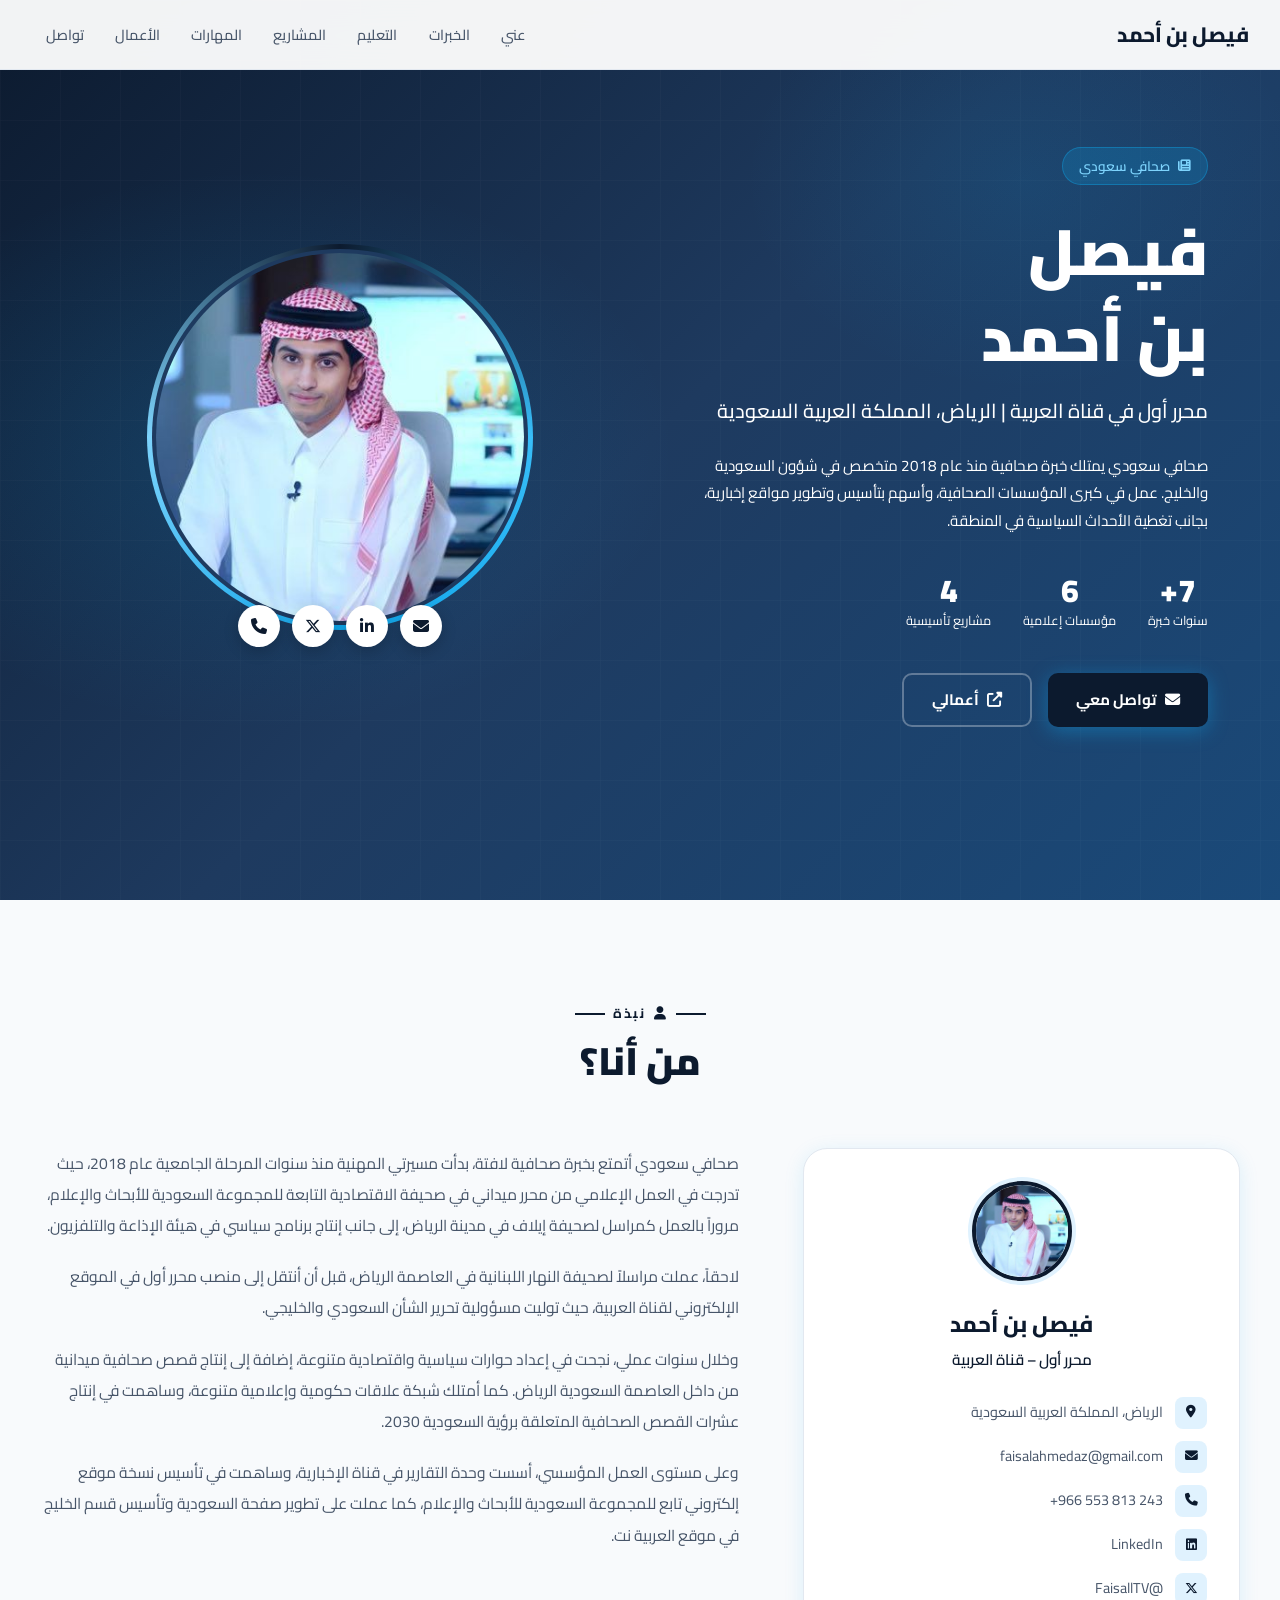
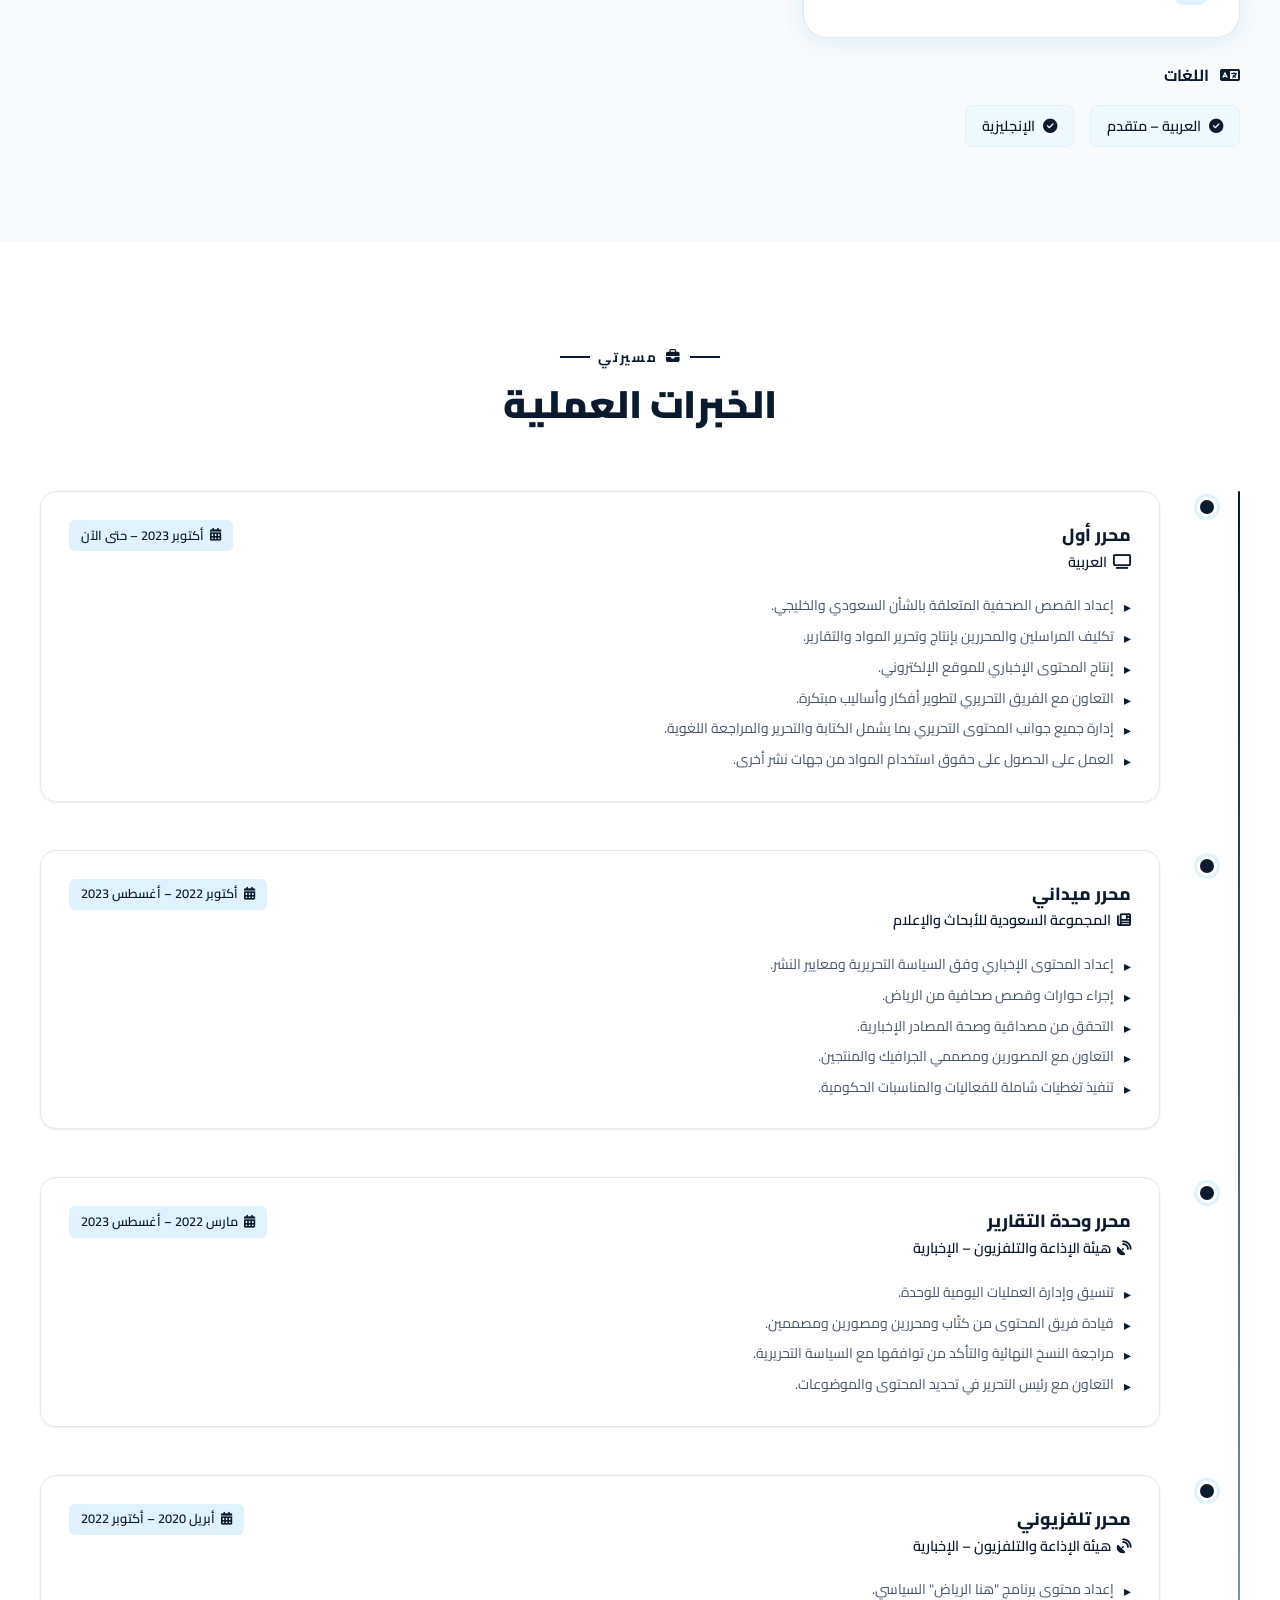
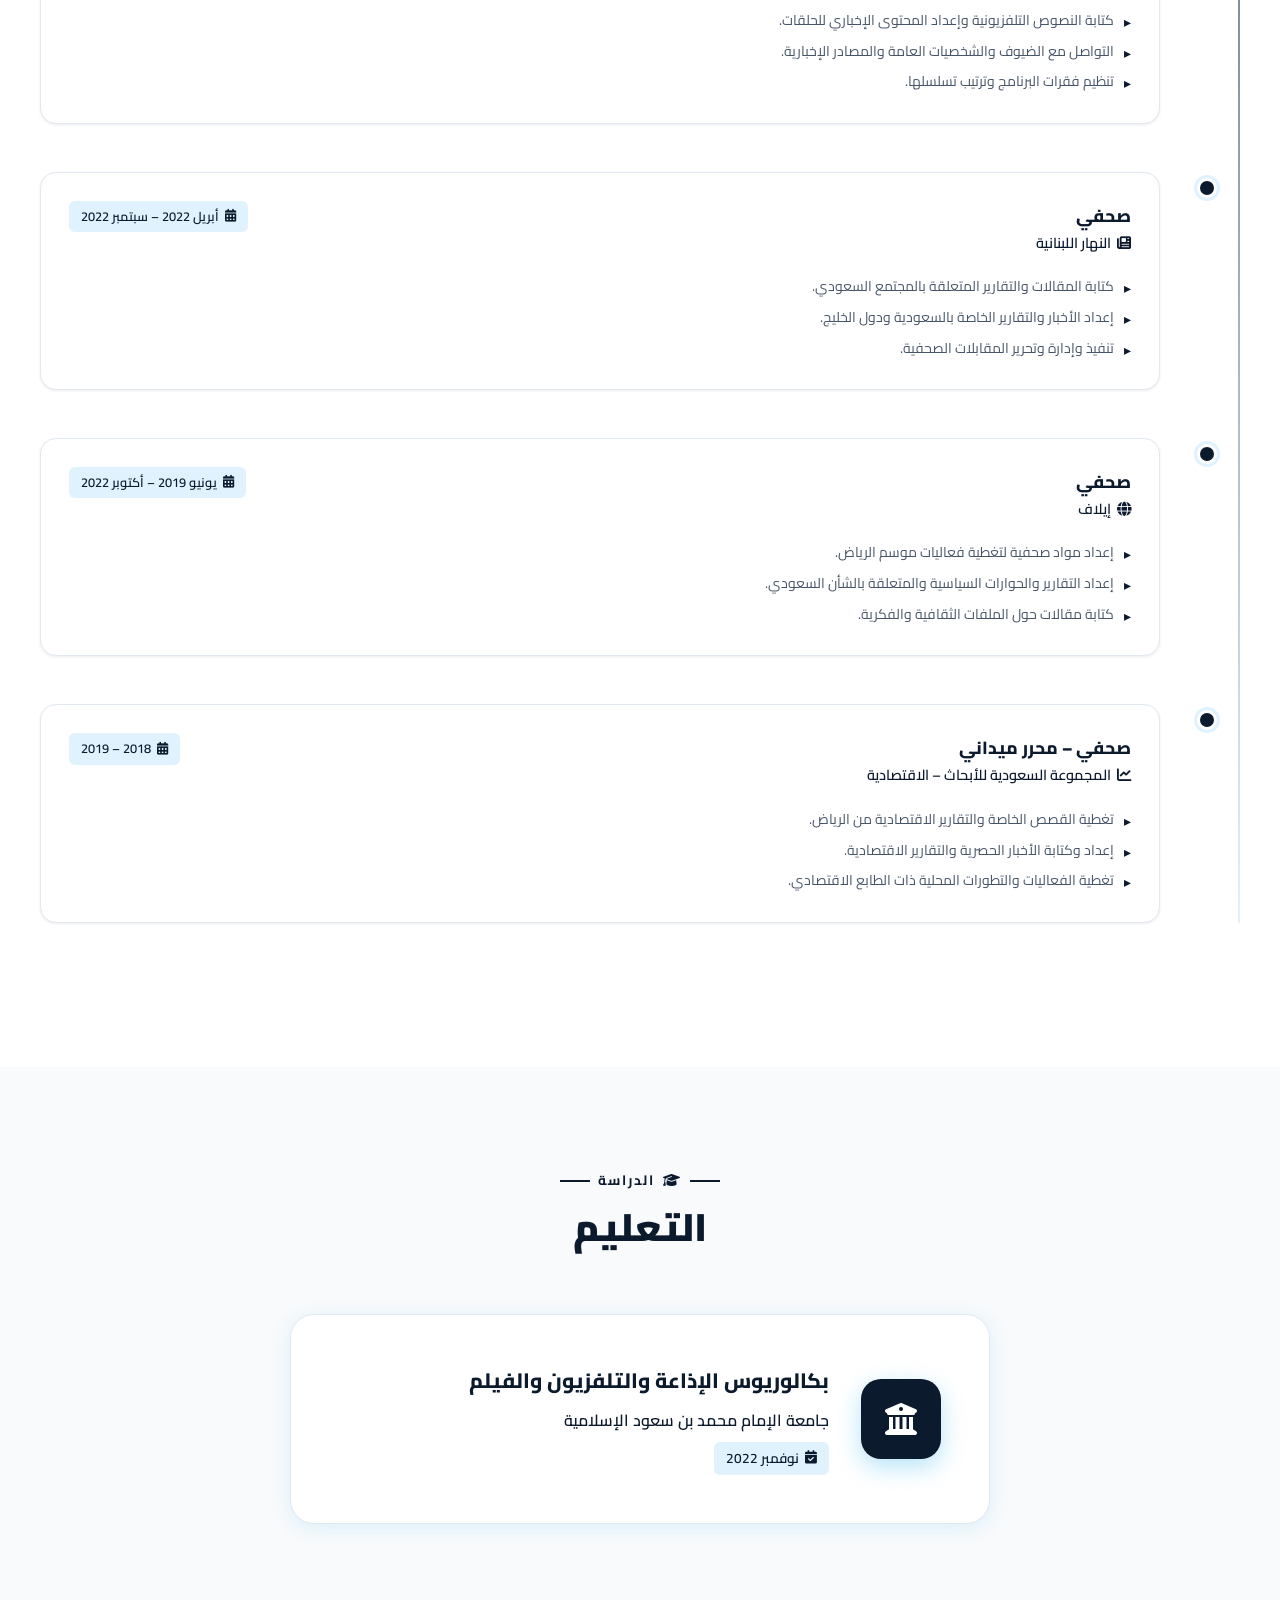
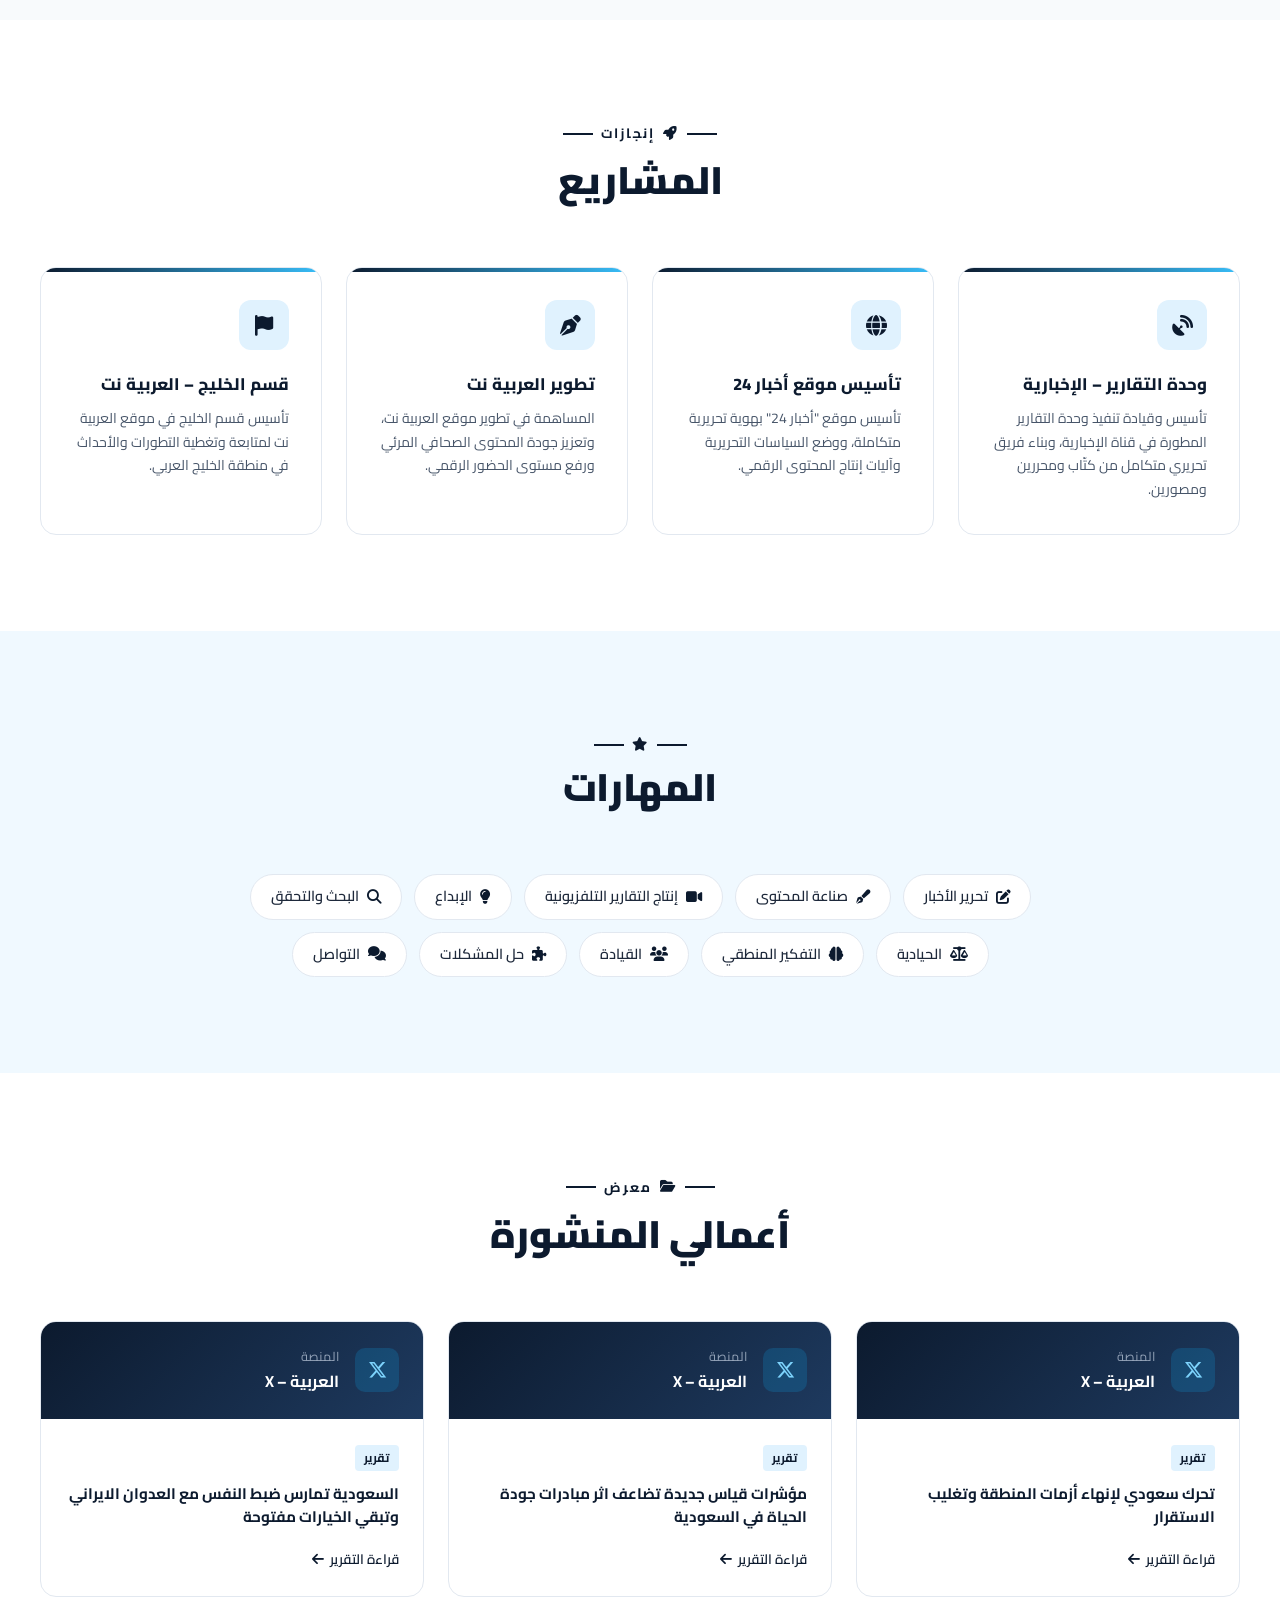
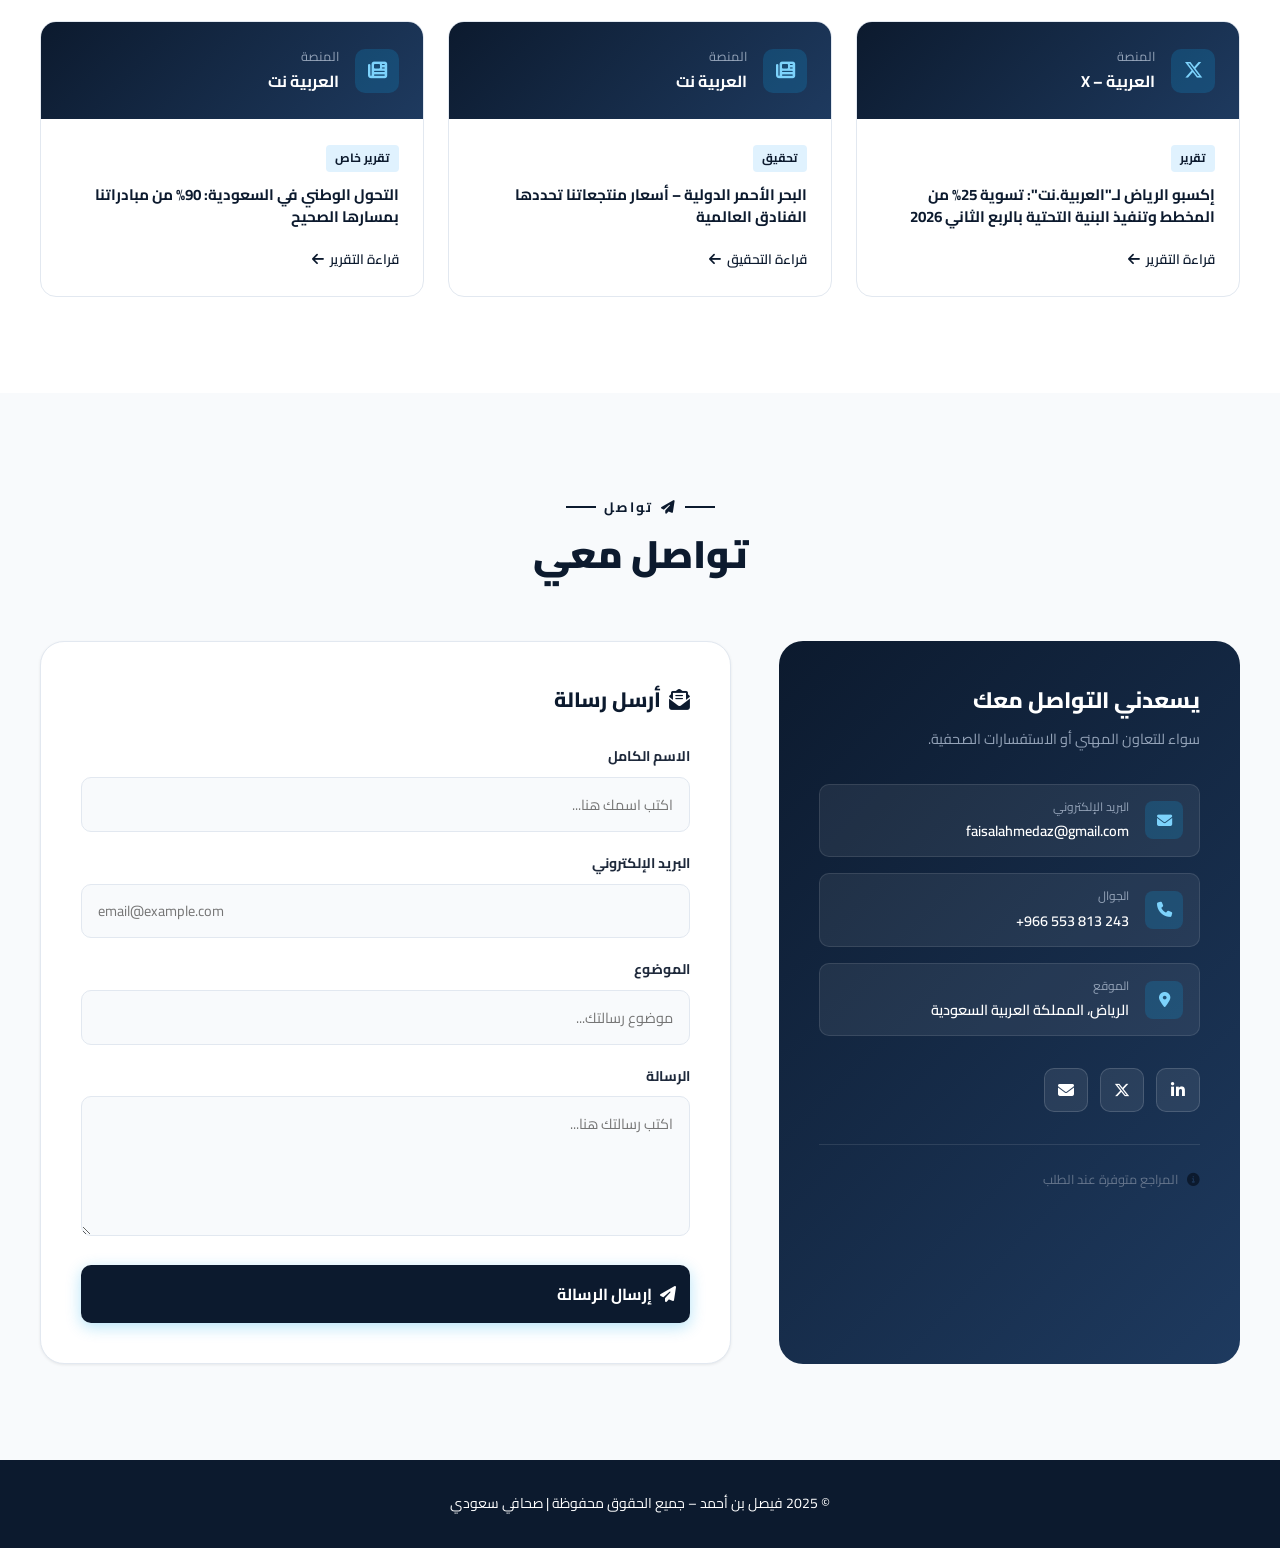
<file: index.html>
<!DOCTYPE html>
<html lang="ar" dir="rtl">
<head>
<meta charset="UTF-8">
<meta name="viewport" content="width=device-width, initial-scale=1.0">
<meta name="description" content="فيصل بن أحمد - صحافي سعودي محترف، محرر أول في قناة العربية، خبرة إعلامية واسعة منذ 2018">
<meta name="keywords" content="فيصل بن أحمد, صحافي سعودي, العربية, الإخبارية, إعلام, صحافة">
<meta name="author" content="فيصل بن أحمد">
<meta property="og:title" content="فيصل بن أحمد | صحافي سعودي">
<meta property="og:description" content="صحافي سعودي بخبرة تمتد منذ 2018 في كبرى المؤسسات الإعلامية">
<meta property="og:type" content="website">
<title>فيصل بن أحمد | صحافي سعودي</title>
<link rel="preconnect" href="https://fonts.googleapis.com">
<link rel="preconnect" href="https://fonts.gstatic.com" crossorigin>
<link href="https://fonts.googleapis.com/css2?family=Cairo:wght@300;400;500;600;700;800;900&display=swap" rel="stylesheet">
<link rel="stylesheet" href="https://cdnjs.cloudflare.com/ajax/libs/font-awesome/6.5.0/css/all.min.css">
<link rel="stylesheet" href="style.css">
</head>
<body>

<!-- NAVBAR -->
<nav id="navbar">
  <a href="#hero" class="nav-logo">فيصل <span>بن أحمد</span></a>
  <ul class="nav-links" id="navLinks">
    <li><a href="#about">عني</a></li>
    <li><a href="#experience">الخبرات</a></li>
    <li><a href="#education">التعليم</a></li>
    <li><a href="#projects">المشاريع</a></li>
    <li><a href="#skills">المهارات</a></li>
    <li><a href="#works">الأعمال</a></li>
    <li><a href="#contact">تواصل</a></li>
  </ul>
  <button class="hamburger" id="hamburger" aria-label="القائمة">
    <span></span><span></span><span></span>
  </button>
</nav>

<!-- HERO -->
<section id="hero" class="hero">
  <div class="hero-grid"></div>
  <div class="hero-container">
    <div class="hero-content">
      <div class="hero-badge">
        <i class="fas fa-newspaper"></i>
        صحافي سعودي
      </div>
      <h1 class="hero-name">فيصل<br><span>بن أحمد</span></h1>
      <p class="hero-title">محرر أول في قناة العربية | الرياض، المملكة العربية السعودية</p>
<p class="hero-desc">صحافي سعودي يمتلك خبرة صحافية منذ عام 2018 متخصص في شؤون السعودية والخليج. عمل في كبرى المؤسسات الصحافية، وأسهم بتأسيس وتطوير مواقع إخبارية، بجانب تغطية الأحداث السياسية في المنطقة.</p>      <div class="hero-stats">
        <div class="stat">
          <span class="stat-num">7+</span>
          <span class="stat-label">سنوات خبرة</span>
        </div>
        <div class="stat">
          <span class="stat-num">6</span>
          <span class="stat-label">مؤسسات إعلامية</span>
        </div>
        <div class="stat">
          <span class="stat-num">4</span>
          <span class="stat-label">مشاريع تأسيسية</span>
        </div>
      </div>
      <div class="hero-actions">
        <a href="#contact" class="btn btn-primary"><i class="fas fa-envelope"></i> تواصل معي</a>
        <a href="#works" class="btn btn-outline"><i class="fas fa-external-link-alt"></i> أعمالي</a>
      </div>
    </div>
    <div class="hero-image-wrap">
      <div class="profile-ring">
        <div class="profile-img-container">
          <img src="[data-uri]" alt="فيصل بن أحمد" class="profile-img">
        </div>
        <div class="hero-social">
          <a href="mailto:faisalahmedaz@gmail.com" title="البريد الإلكتروني"><i class="fas fa-envelope"></i></a>
          <a href="https://www.linkedin.com/in/faisal-bin-ahmed-29a8271a5/" target="_blank" title="لينكدإن"><i class="fab fa-linkedin-in"></i></a>
          <a href="https://x.com/FaisallTV" target="_blank" title="X / تويتر"><i class="fab fa-x-twitter"></i></a>
          <a href="tel:+966553813243" title="الهاتف"><i class="fas fa-phone"></i></a>
        </div>
      </div>
    </div>
  </div>
</section>

<!-- ABOUT -->
<section id="about" class="about-section">
  <div class="container">
    <div class="section-header">
      <div class="section-label"><i class="fas fa-user"></i> نبذة</div>
      <h2 class="section-title">من أنا؟</h2>
    </div>
    <div class="about-grid">
      <div>
        <div class="about-card">
          <div class="about-avatar">
            <img src="[data-uri]" alt="فيصل بن أحمد">
          </div>
          <div class="about-info">
            <div class="about-name">فيصل بن أحمد</div>
            <div class="about-role">محرر أول – قناة العربية</div>
          </div>
          <div class="contact-items">
            <div class="contact-item">
              <i class="fas fa-map-marker-alt"></i>
              <span>الرياض، المملكة العربية السعودية</span>
            </div>
            <div class="contact-item">
              <i class="fas fa-envelope"></i>
              <a href="mailto:faisalahmedaz@gmail.com">faisalahmedaz@gmail.com</a>
            </div>
            <div class="contact-item">
              <i class="fas fa-phone"></i>
              <a href="tel:+966553813243" dir="ltr">+966 553 813 243</a>
            </div>
            <div class="contact-item">
              <i class="fab fa-linkedin"></i>
              <a href="https://www.linkedin.com/in/faisal-bin-ahmed-29a8271a5/" target="_blank">LinkedIn</a>
            </div>
            <div class="contact-item">
              <i class="fab fa-x-twitter"></i>
              <a href="https://x.com/FaisallTV" target="_blank">@FaisallTV</a>
            </div>
          </div>
        </div>
        <div style="margin-top:1.5rem;">
          <div class="lang-title"><i class="fas fa-language" style="color:var(--sky);margin-left:0.5rem;"></i> اللغات</div>
          <div class="lang-items">
            <div class="lang-badge"><i class="fas fa-check-circle"></i> العربية – متقدم</div>
            <div class="lang-badge"><i class="fas fa-check-circle"></i> الإنجليزية</div>
          </div>
        </div>
      </div>
      <div class="about-text">
        <p>صحافي سعودي أتمتع بخبرة صحافية لافتة، بدأت مسيرتي المهنية منذ سنوات المرحلة الجامعية عام 2018، حيث تدرجت في العمل الإعلامي من محرر ميداني في صحيفة الاقتصادية التابعة للمجموعة السعودية للأبحاث والإعلام، مروراً بالعمل كمراسل لصحيفة إيلاف في مدينة الرياض، إلى جانب إنتاج برنامج سياسي في هيئة الإذاعة والتلفزيون.</p>
        <p>لاحقاً، عملت مراسلاً لصحيفة النهار اللبنانية في العاصمة الرياض، قبل أن أنتقل إلى منصب محرر أول في الموقع الإلكتروني لقناة العربية، حيث توليت مسؤولية تحرير الشأن السعودي والخليجي.</p>
        <p>وخلال سنوات عملي، نجحت في إعداد حوارات سياسية واقتصادية متنوعة، إضافة إلى إنتاج قصص صحافية ميدانية من داخل العاصمة السعودية الرياض. كما أمتلك شبكة علاقات حكومية وإعلامية متنوعة، وساهمت في إنتاج عشرات القصص الصحافية المتعلقة برؤية السعودية 2030.</p>
        <p>وعلى مستوى العمل المؤسسي، أسست وحدة التقارير في قناة الإخبارية، وساهمت في تأسيس نسخة موقع إلكتروني تابع للمجموعة السعودية للأبحاث والإعلام، كما عملت على تطوير صفحة السعودية وتأسيس قسم الخليج في موقع العربية نت.</p>
      </div>
    </div>
  </div>
</section>

<!-- EXPERIENCE -->
<section id="experience" class="exp-section">
  <div class="container">
    <div class="section-header">
      <div class="section-label"><i class="fas fa-briefcase"></i> مسيرتي</div>
      <h2 class="section-title">الخبرات العملية</h2>
    </div>
    <div class="timeline">

      <div class="timeline-item">
        <div class="timeline-dot"></div>
        <div class="timeline-card">
          <div class="timeline-header">
            <div>
              <div class="tl-role">محرر أول</div>
              <div class="tl-company"><i class="fas fa-tv" style="margin-left:0.4rem;"></i>العربية</div>
            </div>
            <div class="tl-date"><i class="fas fa-calendar-alt"></i>أكتوبر 2023 – حتى الآن</div>
          </div>
          <ul class="tl-duties">
            <li>إعداد القصص الصحفية المتعلقة بالشأن السعودي والخليجي.</li>
            <li>تكليف المراسلين والمحررين بإنتاج وتحرير المواد والتقارير.</li>
            <li>إنتاج المحتوى الإخباري للموقع الإلكتروني.</li>
            <li>التعاون مع الفريق التحريري لتطوير أفكار وأساليب مبتكرة.</li>
            <li>إدارة جميع جوانب المحتوى التحريري بما يشمل الكتابة والتحرير والمراجعة اللغوية.</li>
            <li>العمل على الحصول على حقوق استخدام المواد من جهات نشر أخرى.</li>
          </ul>
        </div>
      </div>

      <div class="timeline-item">
        <div class="timeline-dot"></div>
        <div class="timeline-card">
          <div class="timeline-header">
            <div>
              <div class="tl-role">محرر ميداني</div>
              <div class="tl-company"><i class="fas fa-newspaper" style="margin-left:0.4rem;"></i>المجموعة السعودية للأبحاث والإعلام</div>
            </div>
            <div class="tl-date"><i class="fas fa-calendar-alt"></i>أكتوبر 2022 – أغسطس 2023</div>
          </div>
          <ul class="tl-duties">
            <li>إعداد المحتوى الإخباري وفق السياسة التحريرية ومعايير النشر.</li>
            <li>إجراء حوارات وقصص صحافية من الرياض.</li>
            <li>التحقق من مصداقية وصحة المصادر الإخبارية.</li>
            <li>التعاون مع المصورين ومصممي الجرافيك والمنتجين.</li>
            <li>تنفيذ تغطيات شاملة للفعاليات والمناسبات الحكومية.</li>
          </ul>
        </div>
      </div>

      <div class="timeline-item">
        <div class="timeline-dot"></div>
        <div class="timeline-card">
          <div class="timeline-header">
            <div>
              <div class="tl-role">محرر وحدة التقارير</div>
              <div class="tl-company"><i class="fas fa-satellite-dish" style="margin-left:0.4rem;"></i>هيئة الإذاعة والتلفزيون – الإخبارية</div>
            </div>
            <div class="tl-date"><i class="fas fa-calendar-alt"></i>مارس 2022 – أغسطس 2023</div>
          </div>
          <ul class="tl-duties">
            <li>تنسيق وإدارة العمليات اليومية للوحدة.</li>
            <li>قيادة فريق المحتوى من كتّاب ومحررين ومصورين ومصممين.</li>
            <li>مراجعة النسخ النهائية والتأكد من توافقها مع السياسة التحريرية.</li>
            <li>التعاون مع رئيس التحرير في تحديد المحتوى والموضوعات.</li>
          </ul>
        </div>
      </div>

      <div class="timeline-item">
        <div class="timeline-dot"></div>
        <div class="timeline-card">
          <div class="timeline-header">
            <div>
              <div class="tl-role">محرر تلفزيوني</div>
              <div class="tl-company"><i class="fas fa-satellite-dish" style="margin-left:0.4rem;"></i>هيئة الإذاعة والتلفزيون – الإخبارية</div>
            </div>
            <div class="tl-date"><i class="fas fa-calendar-alt"></i>أبريل 2020 – أكتوبر 2022</div>
          </div>
          <ul class="tl-duties">
            <li>إعداد محتوى برنامج "هنا الرياض" السياسي.</li>
            <li>كتابة النصوص التلفزيونية وإعداد المحتوى الإخباري للحلقات.</li>
            <li>التواصل مع الضيوف والشخصيات العامة والمصادر الإخبارية.</li>
            <li>تنظيم فقرات البرنامج وترتيب تسلسلها.</li>
          </ul>
        </div>
      </div>

      <div class="timeline-item">
        <div class="timeline-dot"></div>
        <div class="timeline-card">
          <div class="timeline-header">
            <div>
              <div class="tl-role">صحفي</div>
              <div class="tl-company"><i class="fas fa-newspaper" style="margin-left:0.4rem;"></i>النهار اللبنانية</div>
            </div>
            <div class="tl-date"><i class="fas fa-calendar-alt"></i>أبريل 2022 – سبتمبر 2022</div>
          </div>
          <ul class="tl-duties">
            <li>كتابة المقالات والتقارير المتعلقة بالمجتمع السعودي.</li>
            <li>إعداد الأخبار والتقارير الخاصة بالسعودية ودول الخليج.</li>
            <li>تنفيذ وإدارة وتحرير المقابلات الصحفية.</li>
          </ul>
        </div>
      </div>

      <div class="timeline-item">
        <div class="timeline-dot"></div>
        <div class="timeline-card">
          <div class="timeline-header">
            <div>
              <div class="tl-role">صحفي</div>
              <div class="tl-company"><i class="fas fa-globe" style="margin-left:0.4rem;"></i>إيلاف</div>
            </div>
            <div class="tl-date"><i class="fas fa-calendar-alt"></i>يونيو 2019 – أكتوبر 2022</div>
          </div>
          <ul class="tl-duties">
            <li>إعداد مواد صحفية لتغطية فعاليات موسم الرياض.</li>
            <li>إعداد التقارير والحوارات السياسية والمتعلقة بالشأن السعودي.</li>
            <li>كتابة مقالات حول الملفات الثقافية والفكرية.</li>
          </ul>
        </div>
      </div>

      <div class="timeline-item">
        <div class="timeline-dot"></div>
        <div class="timeline-card">
          <div class="timeline-header">
            <div>
              <div class="tl-role">صحفي – محرر ميداني</div>
              <div class="tl-company"><i class="fas fa-chart-line" style="margin-left:0.4rem;"></i>المجموعة السعودية للأبحاث – الاقتصادية</div>
            </div>
            <div class="tl-date"><i class="fas fa-calendar-alt"></i>2018 – 2019</div>
          </div>
          <ul class="tl-duties">
            <li>تغطية القصص الخاصة والتقارير الاقتصادية من الرياض.</li>
            <li>إعداد وكتابة الأخبار الحصرية والتقارير الاقتصادية.</li>
            <li>تغطية الفعاليات والتطورات المحلية ذات الطابع الاقتصادي.</li>
          </ul>
        </div>
      </div>

    </div>
  </div>
</section>

<!-- EDUCATION -->
<section id="education" class="edu-section">
  <div class="container">
    <div class="section-header">
      <div class="section-label"><i class="fas fa-graduation-cap"></i> الدراسة</div>
      <h2 class="section-title">التعليم</h2>
    </div>
    <div class="edu-card">
      <div class="edu-icon"><i class="fas fa-university"></i></div>
      <div>
        <div class="edu-degree">بكالوريوس الإذاعة والتلفزيون والفيلم</div>
        <div class="edu-uni">جامعة الإمام محمد بن سعود الإسلامية</div>
        <div class="edu-year"><i class="fas fa-calendar-check"></i>نوفمبر 2022</div>
      </div>
    </div>
  </div>
</section>

<!-- PROJECTS -->
<section id="projects" class="proj-section">
  <div class="container">
    <div class="section-header">
      <div class="section-label"><i class="fas fa-rocket"></i> إنجازات</div>
      <h2 class="section-title">المشاريع</h2>
    </div>
    <div class="projects-grid">
      <div class="project-card">
        <div class="proj-icon"><i class="fas fa-satellite-dish"></i></div>
        <div class="proj-title">وحدة التقارير – الإخبارية</div>
        <div class="proj-desc">تأسيس وقيادة تنفيذ وحدة التقارير المطورة في قناة الإخبارية، وبناء فريق تحريري متكامل من كتّاب ومحررين ومصورين.</div>
      </div>
      <div class="project-card">
        <div class="proj-icon"><i class="fas fa-globe"></i></div>
        <div class="proj-title">تأسيس موقع أخبار 24</div>
        <div class="proj-desc">تأسيس موقع "أخبار 24" بهوية تحريرية متكاملة، ووضع السياسات التحريرية وآليات إنتاج المحتوى الرقمي.</div>
      </div>
      <div class="project-card">
        <div class="proj-icon"><i class="fas fa-pen-nib"></i></div>
        <div class="proj-title">تطوير العربية نت</div>
        <div class="proj-desc">المساهمة في تطوير موقع العربية نت، وتعزيز جودة المحتوى الصحافي المرئي ورفع مستوى الحضور الرقمي.</div>
      </div>
      <div class="project-card">
        <div class="proj-icon"><i class="fas fa-flag"></i></div>
        <div class="proj-title">قسم الخليج – العربية نت</div>
        <div class="proj-desc">تأسيس قسم الخليج في موقع العربية نت لمتابعة وتغطية التطورات والأحداث في منطقة الخليج العربي.</div>
      </div>
    </div>
  </div>
</section>

<!-- SKILLS -->
<section id="skills" class="skills-section">
  <div class="container">
    <div class="section-header">
      <div class="section-label"><i class="fas fa-star"></i></div>
      <h2 class="section-title">المهارات</h2>
    </div>
    <div class="skills-cloud">
      <div class="skill-tag"><i class="fas fa-edit"></i>تحرير الأخبار</div>
      <div class="skill-tag"><i class="fas fa-pen-fancy"></i>صناعة المحتوى</div>
      <div class="skill-tag"><i class="fas fa-video"></i>إنتاج التقارير التلفزيونية</div>
      <div class="skill-tag"><i class="fas fa-lightbulb"></i>الإبداع</div>
      <div class="skill-tag"><i class="fas fa-search"></i>البحث والتحقق</div>
      <div class="skill-tag"><i class="fas fa-balance-scale"></i>الحيادية</div>
      <div class="skill-tag"><i class="fas fa-brain"></i>التفكير المنطقي</div>
      <div class="skill-tag"><i class="fas fa-users"></i>القيادة</div>
      <div class="skill-tag"><i class="fas fa-puzzle-piece"></i>حل المشكلات</div>
      <div class="skill-tag"><i class="fas fa-comments"></i>التواصل</div>
    </div>
  </div>
</section>

<!-- WORKS -->
<section id="works" class="works-section">
  <div class="container">
    <div class="section-header">
      <div class="section-label"><i class="fas fa-folder-open"></i> معرض</div>
      <h2 class="section-title">أعمالي المنشورة</h2>
    </div>
    <div class="works-grid">
      <a href="https://x.com/alarabiya_ksa/status/2051384306153529472?s=48" target="_blank" class="work-card">
        <div class="work-header">
          <div class="work-logo"><i class="fab fa-x-twitter"></i></div>
          <div>
            <div class="work-source">المنصة</div>
            <div class="work-source-name">العربية – X</div>
          </div>
        </div>
        <div class="work-body">
          <div class="work-type">تقرير</div>
          <div class="work-title">تحرك سعودي لإنهاء أزمات المنطقة وتغليب الاستقرار</div>
          <div class="work-link">قراءة التقرير <i class="fas fa-arrow-left"></i></div>
        </div>
      </a>
      <a href="https://x.com/alarabiya_ksa/status/2051650718663102929?s=48" target="_blank" class="work-card">
        <div class="work-header">
          <div class="work-logo"><i class="fab fa-x-twitter"></i></div>
          <div>
            <div class="work-source">المنصة</div>
            <div class="work-source-name">العربية – X</div>
          </div>
        </div>
        <div class="work-body">
          <div class="work-type">تقرير</div>
          <div class="work-title">مؤشرات قياس جديدة تضاعف اثر مبادرات جودة الحياة في السعودية</div>
          <div class="work-link">قراءة التقرير <i class="fas fa-arrow-left"></i></div>
        </div>
      </a>
      <a href="https://x.com/alarabiya_ksa/status/2040819816617955660?s=48" target="_blank" class="work-card">
        <div class="work-header">
          <div class="work-logo"><i class="fab fa-x-twitter"></i></div>
          <div>
            <div class="work-source">المنصة</div>
            <div class="work-source-name">العربية – X</div>
          </div>
        </div>
        <div class="work-body">
          <div class="work-type">تقرير</div>
          <div class="work-title">السعودية تمارس ضبط النفس مع العدوان الايراني وتبقي الخيارات مفتوحة</div>
          <div class="work-link">قراءة التقرير <i class="fas fa-arrow-left"></i></div>
        </div>
      </a>
      <a href="https://x.com/alarabiya_ksa/status/2019814509297164312?s=48" target="_blank" class="work-card">
        <div class="work-header">
          <div class="work-logo"><i class="fab fa-x-twitter"></i></div>
          <div>
            <div class="work-source">المنصة</div>
            <div class="work-source-name">العربية – X</div>
          </div>
        </div>
        <div class="work-body">
          <div class="work-type">تقرير</div>
          <div class="work-title">إكسبو الرياض لـ"العربية.نت": تسوية 25% من المخطط وتنفيذ البنية التحتية بالربع الثاني 2026</div>
          <div class="work-link">قراءة التقرير <i class="fas fa-arrow-left"></i></div>
        </div>
      </a>
      <a href="https://www.alarabiya.net/saudi-today/2024/06/24/-%D8%A7%D9%84%D8%A8%D8%AD%D8%B1-%D8%A7%D9%84%D8%A3%D8%AD%D9%85%D8%B1-%D8%A7%D9%84%D8%AF%D9%88%D9%84%D9%8A%D8%A9-%D9%84%D9%80-%D8%A7%D9%84%D8%B9%D8%B1%D8%A8%D9%8A%D8%A9-%D9%86%D8%AA-%D8%A3%D8%B3%D8%B9%D8%A7%D8%B1-%D9%85%D9%86%D8%AA%D8%AC%D8%B9%D8%A7%D8%AA%D9%86%D8%A7-%D8%AA%D8%AD%D8%AF%D8%AF%D9%87%D8%A7-%D8%A7%D9%84%D9%81%D9%86%D8%A7%D8%AF%D9%82-%D8%A7%D9%84%D8%B9%D8%A7%D9%84%D9%85%D9%8A%D8%A9" target="_blank" class="work-card">
        <div class="work-header">
          <div class="work-logo"><i class="fas fa-newspaper"></i></div>
          <div>
            <div class="work-source">المنصة</div>
            <div class="work-source-name">العربية نت</div>
          </div>
        </div>
        <div class="work-body">
          <div class="work-type">تحقيق</div>
          <div class="work-title">البحر الأحمر الدولية – أسعار منتجعاتنا تحددها الفنادق العالمية</div>
          <div class="work-link">قراءة التحقيق <i class="fas fa-arrow-left"></i></div>
        </div>
      </a>
      <a href="https://www.alarabiya.net/saudi-today/2025/08/21/%D8%A7%D9%84%D8%AA%D8%AD%D9%88%D9%84-%D8%A7%D9%84%D9%88%D8%B7%D9%86%D9%8A-%D9%81%D9%8A-%D8%A7%D9%84%D8%B3%D8%B9%D9%88%D8%AF%D9%8A%D8%A9-90-%D9%85%D9%86-%D9%85%D8%A8%D8%A7%D8%AF%D8%B1%D8%A7%D8%AA%D9%86%D8%A7-%D8%A8%D9%85%D8%B3%D8%A7%D8%B1%D9%87%D8%A7-%D8%A7%D9%84%D8%B5%D8%AD%D9%8A%D8%AD-" target="_blank" class="work-card">
        <div class="work-header">
          <div class="work-logo"><i class="fas fa-newspaper"></i></div>
          <div>
            <div class="work-source">المنصة</div>
            <div class="work-source-name">العربية نت</div>
          </div>
        </div>
        <div class="work-body">
          <div class="work-type">تقرير خاص</div>
          <div class="work-title">التحول الوطني في السعودية: 90% من مبادراتنا بمسارها الصحيح</div>
          <div class="work-link">قراءة التقرير <i class="fas fa-arrow-left"></i></div>
        </div>
      </a>
    </div>
  </div>
</section>

<!-- CONTACT -->
<section id="contact" class="contact-section">
  <div class="container">
    <div class="section-header">
      <div class="section-label"><i class="fas fa-paper-plane"></i> تواصل</div>
      <h2 class="section-title">تواصل معي</h2>
    </div>
    <div class="contact-grid">
      <div class="contact-info-card">
        <div class="contact-info-title">يسعدني التواصل معك</div>
        <div class="contact-info-sub">سواء للتعاون المهني أو الاستفسارات الصحفية.</div>
        <div class="contact-links">
          <a href="mailto:faisalahmedaz@gmail.com" class="contact-link">
            <div class="contact-link-icon"><i class="fas fa-envelope"></i></div>
            <div class="contact-link-text">
              <span>البريد الإلكتروني</span>
              <span>faisalahmedaz@gmail.com</span>
            </div>
          </a>
          <a href="tel:+966553813243" class="contact-link">
            <div class="contact-link-icon"><i class="fas fa-phone"></i></div>
            <div class="contact-link-text">
              <span>الجوال</span>
              <span dir="ltr">+966 553 813 243</span>
            </div>
          </a>
          <a class="contact-link">
            <div class="contact-link-icon"><i class="fas fa-map-marker-alt"></i></div>
            <div class="contact-link-text">
              <span>الموقع</span>
              <span>الرياض، المملكة العربية السعودية</span>
            </div>
          </a>
        </div>
        <div class="social-icons">
          <a href="https://www.linkedin.com/in/faisal-bin-ahmed-29a8271a5/" target="_blank" class="social-icon" title="لينكدإن"><i class="fab fa-linkedin-in"></i></a>
          <a href="https://x.com/FaisallTV" target="_blank" class="social-icon" title="X"><i class="fab fa-x-twitter"></i></a>
          <a href="mailto:faisalahmedaz@gmail.com" class="social-icon" title="البريد"><i class="fas fa-envelope"></i></a>
        </div>
        <div style="margin-top:2rem;padding-top:1.5rem;border-top:1px solid rgba(255,255,255,0.1);color:#64748b;font-size:0.8rem;">
          <i class="fas fa-info-circle" style="margin-left:0.4rem;color:var(--sky);"></i>
          المراجع متوفرة عند الطلب
        </div>
      </div>
      <div class="contact-form-wrap">
        <div class="form-title"><i class="fas fa-envelope-open-text" style="color:var(--sky);margin-left:0.5rem;"></i>أرسل رسالة</div>
        <form id="contactForm" onsubmit="handleSubmit(event)">
          <div class="form-group">
            <label class="form-label">الاسم الكامل</label>
            <input type="text" class="form-input" placeholder="اكتب اسمك هنا..." required>
          </div>
          <div class="form-group">
            <label class="form-label">البريد الإلكتروني</label>
            <input type="email" class="form-input" placeholder="email@example.com" required dir="ltr">
          </div>
          <div class="form-group">
            <label class="form-label">الموضوع</label>
            <input type="text" class="form-input" placeholder="موضوع رسالتك..." required>
          </div>
          <div class="form-group">
            <label class="form-label">الرسالة</label>
            <textarea class="form-textarea" placeholder="اكتب رسالتك هنا..." required></textarea>
          </div>
          <button type="submit" class="btn form-submit">
            <i class="fas fa-paper-plane"></i>
            إرسال الرسالة
          </button>
        </form>
      </div>
    </div>
  </div>
</section>

<!-- FOOTER -->
<footer>
  <p>© 2025 <span>فيصل بن أحمد</span> – جميع الحقوق محفوظة | صحافي سعودي</p>
</footer>

<!-- BACK TO TOP -->
<button class="back-top" id="backTop" onclick="window.scrollTo({top:0,behavior:'smooth'})">
  <i class="fas fa-arrow-up"></i>
</button>

<script src="script.js"></script>
</body>
</html>
</file>
<file: style.css>
*, *::before, *::after { box-sizing: border-box; margin: 0; padding: 0; }

:root {
  --sky: #0c1a2e;
  --sky-dark: #0c1a2e;
  --sky-light: #e0f2fe;
  --sky-pale: #f0f9ff;
  --navy: #0c1a2e;
  --navy-mid: #1e3a5f;
  --white: #ffffff;
  --gray-50: #f8fafc;
  --gray-100: #f1f5f9;
  --gray-200: #e2e8f0;
  --gray-400: #94a3b8;
  --gray-600: #475569;
  --gray-800: #1e293b;
  --gold: #f59e0b;
  --font: 'Cairo', sans-serif;
  --shadow-sm: 0 1px 3px rgba(0,0,0,0.08);
  --shadow: 0 4px 20px rgba(14,165,233,0.12);
  --shadow-lg: 0 20px 60px rgba(14,165,233,0.18);
  --radius: 16px;
  --radius-lg: 24px;
}

html { scroll-behavior: smooth; }

body {
  font-family: var(--font);
  background: var(--white);
  color: var(--gray-800);
  overflow-x: hidden;
  line-height: 1.7;
}

/* ─── SCROLLBAR ─── */
::-webkit-scrollbar { width: 6px; }
::-webkit-scrollbar-track { background: var(--gray-100); }
::-webkit-scrollbar-thumb { background: var(--sky); border-radius: 3px; }

/* ─── NAVBAR ─── */
nav {
  position: fixed; top: 0; right: 0; left: 0; z-index: 1000;
  background: rgba(255,255,255,0.95);
  backdrop-filter: blur(20px);
  border-bottom: 1px solid var(--gray-200);
  padding: 0 2rem;
  height: 70px;
  display: flex; align-items: center; justify-content: space-between;
  transition: box-shadow 0.3s;
}
nav.scrolled { box-shadow: 0 4px 30px rgba(14,165,233,0.1); }

.nav-logo {
  font-size: 1.3rem; font-weight: 800;
  color: var(--navy);
  text-decoration: none;
  letter-spacing: -0.5px;
}
.nav-logo span { color: var(--sky); }

.nav-links {
  display: flex; gap: 0.25rem; list-style: none;
}
.nav-links a {
  text-decoration: none; color: var(--gray-600);
  font-size: 0.9rem; font-weight: 500;
  padding: 0.4rem 0.85rem;
  border-radius: 8px;
  transition: all 0.2s;
}
.nav-links a:hover, .nav-links a.active {
  color: var(--sky); background: var(--sky-light);
}

.hamburger {
  display: none; flex-direction: column; gap: 5px;
  cursor: pointer; background: none; border: none; padding: 4px;
}
.hamburger span {
  display: block; width: 24px; height: 2px;
  background: var(--gray-800); border-radius: 2px;
  transition: all 0.3s;
}

/* ─── HERO ─── */
.hero {
  min-height: 100vh;
  background: linear-gradient(135deg, var(--navy) 0%, var(--navy-mid) 50%, #1a4a7a 100%);
  position: relative; overflow: hidden;
  display: flex; align-items: center;
  padding-top: 70px;
}

.hero::before {
  content: '';
  position: absolute; inset: 0;
  background: 
    radial-gradient(ellipse 600px 400px at 20% 50%, rgba(14,165,233,0.15) 0%, transparent 70%),
    radial-gradient(ellipse 400px 300px at 80% 20%, rgba(14,165,233,0.1) 0%, transparent 70%);
}

.hero-grid {
  position: absolute; inset: 0; opacity: 0.04;
  background-image: 
    linear-gradient(rgba(255,255,255,0.5) 1px, transparent 1px),
    linear-gradient(90deg, rgba(255,255,255,0.5) 1px, transparent 1px);
  background-size: 60px 60px;
}

.hero-container {
  max-width: 1200px; margin: 0 auto; padding: 4rem 2rem;
  display: grid; grid-template-columns: 1fr 1fr;
  gap: 4rem; align-items: center;
  position: relative; z-index: 1;
}

.hero-content { color: var(--white); }

.hero-badge {
  display: inline-flex; align-items: center; gap: 0.5rem;
  background: rgba(14,165,233,0.2);
  border: 1px solid rgba(14,165,233,0.4);
  color: #7dd3fc;
  padding: 0.4rem 1rem;
  border-radius: 50px;
  font-size: 0.85rem; font-weight: 600;
  margin-bottom: 1.5rem;
  animation: fadeInDown 0.8s ease;
}
.hero-badge i { font-size: 0.8rem; }

.hero-name {
  font-size: clamp(2.5rem, 5vw, 4rem);
  font-weight: 900;
  line-height: 1.35;
  margin-bottom: 0.75rem;
  animation: fadeInDown 0.9s ease;
}
.hero-name span { color: #ffffff; }

.hero-title {
  font-size: clamp(1rem, 2vw, 1.25rem);
  color: #ffffff;
  font-weight: 500;
  margin-bottom: 1.5rem;
  animation: fadeInDown 1s ease;
}

.hero-desc {
  font-size: 0.95rem;
  color: #ffffff;
  line-height: 1.8;
  margin-bottom: 2.5rem;
  animation: fadeInDown 1.1s ease;
}

.hero-stats {
  display: flex; gap: 2rem; margin-bottom: 2.5rem;
  animation: fadeInDown 1.2s ease;
}
.stat { text-align: center; }
.stat-num {
  font-size: 2rem; font-weight: 900;
  color: #ffffff; display: block; line-height: 1;
}
.stat-label { font-size: 0.8rem; color: #ffffff; }

.hero-actions {
  display: flex; gap: 1rem; flex-wrap: wrap;
  animation: fadeInDown 1.3s ease;
}

.btn {
  display: inline-flex; align-items: center; gap: 0.5rem;
  padding: 0.75rem 1.75rem;
  border-radius: 10px; font-family: var(--font);
  font-size: 0.95rem; font-weight: 700;
  text-decoration: none; cursor: pointer; border: none;
  transition: all 0.25s;
}
.btn-primary {
  background: var(--sky);
  color: var(--white);
  box-shadow: 0 4px 20px rgba(14,165,233,0.4);
}
.btn-primary:hover {
  background: var(--sky-dark);
  transform: translateY(-2px);
  box-shadow: 0 8px 30px rgba(14,165,233,0.5);
}
.btn-outline {
  background: transparent;
  color: var(--white);
  border: 2px solid rgba(255,255,255,0.3);
}
.btn-outline:hover {
  background: rgba(255,255,255,0.1);
  border-color: rgba(255,255,255,0.6);
  transform: translateY(-2px);
}

/* ─── PROFILE IMAGE ─── */
.hero-image-wrap {
  display: flex; justify-content: center; align-items: center;
  animation: fadeIn 1.2s ease;
}

.profile-ring {
  position: relative;
  width: 380px; height: 380px;
}

.profile-ring::before {
  content: '';
  position: absolute; inset: -3px;
  border-radius: 50%;
  background: conic-gradient(var(--sky), #38bdf8, #0ea5e9, #7dd3fc, var(--sky));
  animation: spin 8s linear infinite;
}

.profile-ring::after {
  content: '';
  position: absolute; inset: 2px;
  border-radius: 50%;
  background: var(--navy-mid);
}

.profile-img-container {
  position: absolute; inset: 6px;
  border-radius: 50%; overflow: hidden; z-index: 1;
  transition: transform 0.4s ease;
}
.profile-img-container:hover { transform: scale(1.04); }

.profile-img {
  width: 100%; height: 100%;
  object-fit: cover; object-position: center top;
}

.hero-social {
  position: absolute; bottom: -20px; left: 50%; transform: translateX(-50%);
  display: flex; gap: 0.75rem; z-index: 2;
}
.hero-social a {
  width: 42px; height: 42px;
  background: var(--white);
  border-radius: 50%;
  display: flex; align-items: center; justify-content: center;
  color: var(--sky); font-size: 1rem;
  text-decoration: none;
  box-shadow: 0 4px 15px rgba(0,0,0,0.2);
  transition: all 0.25s;
}
.hero-social a:hover {
  background: var(--sky); color: var(--white);
  transform: translateY(-4px);
}

/* ─── SECTIONS ─── */
section { padding: 6rem 2rem; }
.container { max-width: 1200px; margin: 0 auto; }

.section-header {
  text-align: center; margin-bottom: 4rem;
}
.section-label {
  display: inline-flex; align-items: center; gap: 0.5rem;
  color: var(--sky); font-size: 0.85rem; font-weight: 700;
  text-transform: uppercase; letter-spacing: 2px;
  margin-bottom: 0.75rem;
}
.section-label::before, .section-label::after {
  content: ''; display: block;
  width: 30px; height: 2px; background: var(--sky);
}
.section-title {
  font-size: clamp(1.75rem, 3vw, 2.5rem);
  font-weight: 900; color: var(--navy);
  line-height: 1.2;
}

/* ─── ABOUT ─── */
.about-section { background: var(--gray-50); }

.about-grid {
  display: grid; grid-template-columns: 1fr 1.6fr;
  gap: 4rem; align-items: start;
}

.about-card {
  background: var(--white);
  border-radius: var(--radius-lg);
  padding: 2rem;
  box-shadow: var(--shadow);
  border: 1px solid var(--gray-200);
}

.about-avatar {
  width: 100px; height: 100px;
  border-radius: 50%; overflow: hidden;
  margin: 0 auto 1.5rem;
  border: 4px solid var(--sky);
  box-shadow: 0 0 0 4px var(--sky-light);
}
.about-avatar img {
  width: 100%; height: 100%;
  object-fit: cover; object-position: center top;
}

.about-info { text-align: center; }
.about-name {
  font-size: 1.4rem; font-weight: 800;
  color: var(--navy); margin-bottom: 0.25rem;
}
.about-role {
  color: var(--sky); font-weight: 600;
  font-size: 0.95rem; margin-bottom: 1.5rem;
}

.contact-items { display: flex; flex-direction: column; gap: 0.75rem; }
.contact-item {
  display: flex; align-items: center; gap: 0.75rem;
  font-size: 0.9rem; color: var(--gray-600);
}
.contact-item i {
  width: 32px; height: 32px;
  background: var(--sky-light);
  color: var(--sky);
  border-radius: 8px;
  display: flex; align-items: center; justify-content: center;
  font-size: 0.8rem; flex-shrink: 0;
}
.contact-item a {
  color: inherit; text-decoration: none;
}
.contact-item a:hover { color: var(--sky); }

.about-text p {
  color: var(--gray-600); line-height: 2;
  margin-bottom: 1.25rem; font-size: 0.975rem;
}

.lang-section { margin-top: 2rem; }
.lang-title {
  font-size: 1rem; font-weight: 700; color: var(--navy);
  margin-bottom: 1rem;
}
.lang-items { display: flex; gap: 1rem; }
.lang-badge {
  display: flex; align-items: center; gap: 0.5rem;
  background: var(--sky-pale);
  border: 1px solid var(--sky-light);
  color: var(--sky-dark);
  padding: 0.5rem 1rem;
  border-radius: 8px;
  font-weight: 600; font-size: 0.9rem;
}

/* ─── EXPERIENCE TIMELINE ─── */
.exp-section { background: var(--white); }

.timeline {
  position: relative;
  padding-right: 2rem;
}
.timeline::before {
  content: '';
  position: absolute; top: 0; bottom: 0; right: 0;
  width: 2px;
  background: linear-gradient(to bottom, var(--sky), var(--sky-light));
  border-radius: 2px;
}

.timeline-item {
  position: relative;
  margin-bottom: 3rem;
  padding-right: 3rem;
  opacity: 0;
  transform: translateX(30px);
  transition: all 0.6s ease;
}
.timeline-item.visible {
  opacity: 1; transform: translateX(0);
}

.timeline-dot {
  position: absolute; right: -9px; top: 6px;
  width: 20px; height: 20px;
  background: var(--sky); border: 3px solid var(--white);
  border-radius: 50%;
  box-shadow: 0 0 0 3px var(--sky-light);
}

.timeline-card {
  background: var(--white);
  border: 1px solid var(--gray-200);
  border-radius: var(--radius);
  padding: 1.75rem;
  box-shadow: var(--shadow-sm);
  transition: all 0.3s;
}
.timeline-card:hover {
  box-shadow: var(--shadow);
  border-color: var(--sky-light);
  transform: translateX(-4px);
}

.timeline-header {
  display: flex; justify-content: space-between;
  align-items: flex-start; gap: 1rem;
  margin-bottom: 0.75rem; flex-wrap: wrap;
}

.tl-role {
  font-size: 1.1rem; font-weight: 800;
  color: var(--navy);
}
.tl-company {
  color: var(--sky); font-weight: 600;
  font-size: 0.9rem; margin-bottom: 0.25rem;
}
.tl-date {
  display: inline-flex; align-items: center; gap: 0.4rem;
  background: var(--sky-light);
  color: var(--sky-dark);
  padding: 0.3rem 0.75rem;
  border-radius: 6px;
  font-size: 0.8rem; font-weight: 600;
  white-space: nowrap;
}

.tl-duties {
  list-style: none; margin-top: 1rem;
  display: flex; flex-direction: column; gap: 0.4rem;
}
.tl-duties li {
  display: flex; gap: 0.6rem;
  font-size: 0.875rem; color: var(--gray-600); line-height: 1.6;
}
.tl-duties li::before {
  content: '▸';
  color: var(--sky); flex-shrink: 0; margin-top: 2px;
}

/* ─── EDUCATION ─── */
.edu-section { background: var(--gray-50); }

.edu-card {
  max-width: 700px; margin: 0 auto;
  background: var(--white);
  border-radius: var(--radius-lg);
  padding: 3rem;
  box-shadow: var(--shadow);
  border: 1px solid var(--gray-200);
  display: flex; gap: 2rem; align-items: center;
  text-align: right;
}

.edu-icon {
  width: 80px; height: 80px; flex-shrink: 0;
  background: linear-gradient(135deg, var(--sky), var(--sky-dark));
  border-radius: 20px;
  display: flex; align-items: center; justify-content: center;
  color: var(--white); font-size: 2rem;
  box-shadow: 0 8px 25px rgba(14,165,233,0.3);
}

.edu-degree {
  font-size: 1.3rem; font-weight: 800;
  color: var(--navy); margin-bottom: 0.5rem;
}
.edu-uni {
  color: var(--sky); font-weight: 600; margin-bottom: 0.5rem;
}
.edu-year {
  display: inline-flex; align-items: center; gap: 0.4rem;
  background: var(--sky-light); color: var(--sky-dark);
  padding: 0.3rem 0.75rem; border-radius: 6px;
  font-size: 0.85rem; font-weight: 600;
}

/* ─── PROJECTS ─── */
.proj-section { background: var(--white); }

.projects-grid {
  display: grid; grid-template-columns: repeat(auto-fit, minmax(280px, 1fr));
  gap: 1.5rem;
}

.project-card {
  background: var(--white);
  border: 1px solid var(--gray-200);
  border-radius: var(--radius);
  padding: 2rem;
  transition: all 0.3s;
  position: relative; overflow: hidden;
  opacity: 0; transform: translateY(30px);
}
.project-card.visible {
  opacity: 1; transform: translateY(0);
}
.project-card::before {
  content: '';
  position: absolute; top: 0; right: 0; left: 0;
  height: 4px;
  background: linear-gradient(90deg, var(--sky), #38bdf8);
}
.project-card:hover {
  box-shadow: var(--shadow-lg);
  border-color: var(--sky-light);
  transform: translateY(-6px);
}

.proj-icon {
  width: 50px; height: 50px;
  background: var(--sky-light);
  border-radius: 12px;
  display: flex; align-items: center; justify-content: center;
  color: var(--sky); font-size: 1.3rem;
  margin-bottom: 1.25rem;
}
.proj-title {
  font-size: 1.05rem; font-weight: 800;
  color: var(--navy); margin-bottom: 0.5rem;
}
.proj-desc {
  font-size: 0.875rem; color: var(--gray-600);
  line-height: 1.7;
}

/* ─── SKILLS ─── */
.skills-section { background: var(--sky-pale); }

.skills-cloud {
  display: flex; flex-wrap: wrap; gap: 0.75rem;
  justify-content: center; max-width: 900px; margin: 0 auto;
}
.skill-tag {
  display: inline-flex; align-items: center; gap: 0.5rem;
  background: var(--white);
  border: 1.5px solid var(--gray-200);
  color: var(--gray-700);
  padding: 0.6rem 1.25rem;
  border-radius: 50px;
  font-size: 0.9rem; font-weight: 600;
  transition: all 0.25s;
  cursor: default;
}
.skill-tag i { color: var(--sky); font-size: 0.9rem; }
.skill-tag:hover {
  background: var(--sky);
  border-color: var(--sky);
  color: var(--white);
  transform: translateY(-3px);
  box-shadow: 0 6px 20px rgba(14,165,233,0.3);
}
.skill-tag:hover i { color: var(--white); }

/* ─── PORTFOLIO / WORKS ─── */
.works-section { background: var(--white); }

.works-grid {
  display: grid; grid-template-columns: repeat(auto-fit, minmax(320px, 1fr));
  gap: 1.5rem;
}

.work-card {
  border: 1px solid var(--gray-200);
  border-radius: var(--radius);
  overflow: hidden;
  transition: all 0.3s;
  text-decoration: none; color: inherit;
  display: block;
  opacity: 0; transform: translateY(20px);
}
.work-card.visible { opacity: 1; transform: translateY(0); }
.work-card:hover {
  box-shadow: var(--shadow-lg);
  border-color: var(--sky-light);
  transform: translateY(-6px);
}

.work-header {
  background: linear-gradient(135deg, var(--navy), var(--navy-mid));
  padding: 1.5rem;
  display: flex; align-items: center; gap: 1rem;
}
.work-logo {
  width: 44px; height: 44px;
  background: rgba(14,165,233,0.2);
  border-radius: 10px;
  display: flex; align-items: center; justify-content: center;
  color: #7dd3fc; font-size: 1.2rem;
}
.work-source { color: #94a3b8; font-size: 0.8rem; }
.work-source-name { color: var(--white); font-weight: 700; font-size: 1rem; }

.work-body { padding: 1.5rem; }
.work-type {
  display: inline-block;
  background: var(--sky-light); color: var(--sky-dark);
  padding: 0.2rem 0.6rem; border-radius: 4px;
  font-size: 0.75rem; font-weight: 700;
  margin-bottom: 0.75rem;
}
.work-title {
  font-size: 0.95rem; font-weight: 700;
  color: var(--navy); line-height: 1.5;
  margin-bottom: 1rem;
}
.work-link {
  display: inline-flex; align-items: center; gap: 0.4rem;
  color: var(--sky); font-size: 0.85rem; font-weight: 600;
}
.work-card:hover .work-link i { transform: translateX(-4px); }
.work-link i { transition: transform 0.2s; }

/* ─── CONTACT ─── */
.contact-section { background: var(--gray-50); }

.contact-grid {
  display: grid; grid-template-columns: 1fr 1.5fr;
  gap: 3rem;
}

.contact-info-card {
  background: linear-gradient(135deg, var(--navy), var(--navy-mid));
  border-radius: var(--radius-lg);
  padding: 2.5rem;
  color: var(--white);
}
.contact-info-title {
  font-size: 1.4rem; font-weight: 800; margin-bottom: 0.5rem;
}
.contact-info-sub {
  color: #94a3b8; font-size: 0.9rem; margin-bottom: 2rem;
}

.contact-links { display: flex; flex-direction: column; gap: 1rem; }
.contact-link {
  display: flex; align-items: center; gap: 1rem;
  text-decoration: none;
  padding: 0.75rem 1rem;
  background: rgba(255,255,255,0.07);
  border: 1px solid rgba(255,255,255,0.1);
  border-radius: 10px;
  color: var(--white);
  transition: all 0.25s;
}
.contact-link:hover {
  background: rgba(14,165,233,0.2);
  border-color: rgba(14,165,233,0.4);
  transform: translateX(-4px);
}
.contact-link-icon {
  width: 38px; height: 38px; flex-shrink: 0;
  background: rgba(14,165,233,0.2);
  border-radius: 8px;
  display: flex; align-items: center; justify-content: center;
  font-size: 0.95rem; color: #7dd3fc;
}
.contact-link-text span:first-child {
  display: block; font-size: 0.75rem; color: #94a3b8;
}
.contact-link-text span:last-child {
  font-size: 0.9rem; font-weight: 600;
}

.social-icons { display: flex; gap: 0.75rem; margin-top: 2rem; }
.social-icon {
  width: 44px; height: 44px;
  background: rgba(255,255,255,0.08);
  border: 1px solid rgba(255,255,255,0.15);
  border-radius: 10px;
  display: flex; align-items: center; justify-content: center;
  color: var(--white); text-decoration: none; font-size: 1rem;
  transition: all 0.25s;
}
.social-icon:hover {
  background: var(--sky); border-color: var(--sky);
  transform: translateY(-4px);
}

/* Contact Form */
.contact-form-wrap {
  background: var(--white);
  border-radius: var(--radius-lg);
  padding: 2.5rem;
  border: 1px solid var(--gray-200);
  box-shadow: var(--shadow-sm);
}
.form-title {
  font-size: 1.3rem; font-weight: 800;
  color: var(--navy); margin-bottom: 1.75rem;
}

.form-group { margin-bottom: 1.25rem; }
.form-label {
  display: block; font-size: 0.875rem; font-weight: 700;
  color: var(--gray-700); margin-bottom: 0.5rem;
}
.form-input, .form-textarea {
  width: 100%; padding: 0.8rem 1rem;
  border: 1.5px solid var(--gray-200);
  border-radius: 10px;
  font-family: var(--font); font-size: 0.9rem;
  color: var(--gray-800);
  background: var(--gray-50);
  transition: all 0.2s; outline: none;
}
.form-input:focus, .form-textarea:focus {
  border-color: var(--sky);
  background: var(--white);
  box-shadow: 0 0 0 3px rgba(14,165,233,0.12);
}
.form-textarea { resize: vertical; min-height: 140px; }

.form-submit {
  width: 100%; padding: 0.9rem;
  background: linear-gradient(135deg, var(--sky), var(--sky-dark));
  color: var(--white); border: none;
  border-radius: 10px; font-family: var(--font);
  font-size: 1rem; font-weight: 700;
  cursor: pointer;
  transition: all 0.25s;
  box-shadow: 0 4px 15px rgba(14,165,233,0.3);
}
.form-submit:hover {
  transform: translateY(-2px);
  box-shadow: 0 8px 25px rgba(14,165,233,0.4);
}

/* ─── FOOTER ─── */
footer {
  background: var(--navy);
  color: #ffffff;
  text-align: center;
  padding: 2rem;
  font-size: 0.875rem;
}
footer span { color: #ffffff; }

/* ─── BACK TO TOP ─── */
.back-top {
  position: fixed; bottom: 2rem; left: 2rem;
  width: 46px; height: 46px;
  background: var(--sky);
  color: var(--white);
  border-radius: 50%; border: none;
  display: flex; align-items: center; justify-content: center;
  font-size: 1.1rem; cursor: pointer;
  box-shadow: 0 4px 15px rgba(14,165,233,0.4);
  opacity: 0; transform: translateY(20px);
  transition: all 0.3s; z-index: 999;
}
.back-top.show {
  opacity: 1; transform: translateY(0);
}
.back-top:hover {
  background: var(--sky-dark);
  transform: translateY(-3px);
}

/* ─── ANIMATIONS ─── */
@keyframes fadeInDown {
  from { opacity: 0; transform: translateY(-20px); }
  to { opacity: 1; transform: translateY(0); }
}
@keyframes fadeIn {
  from { opacity: 0; }
  to { opacity: 1; }
}
@keyframes spin {
  to { transform: rotate(360deg); }
}
@keyframes float {
  0%, 100% { transform: translateY(0); }
  50% { transform: translateY(-12px); }
}

.profile-ring { animation: float 5s ease-in-out infinite; }

/* ─── MOBILE ─── */
@media (max-width: 768px) {
  .nav-links {
    position: fixed; top: 70px; right: 0; left: 0;
    background: var(--white);
    border-bottom: 1px solid var(--gray-200);
    flex-direction: column;
    padding: 1rem; gap: 0.25rem;
    display: none; box-shadow: var(--shadow);
  }
  .nav-links.open { display: flex; }
  .hamburger { display: flex; }

  .hero-container { grid-template-columns: 1fr; text-align: center; gap: 3rem; }
  .hero-image-wrap { order: -1; }
  .profile-ring { width: 260px; height: 260px; }
  .hero-stats { justify-content: center; }
  .hero-actions { justify-content: center; }

  .about-grid { grid-template-columns: 1fr; }
  .edu-card { flex-direction: column; text-align: center; }
  .contact-grid { grid-template-columns: 1fr; }
  section { padding: 4rem 1.25rem; }
}

/* ─── DIVIDER ─── */
.wave-divider { line-height: 0; }
.wave-divider svg { display: block; }
</file>
